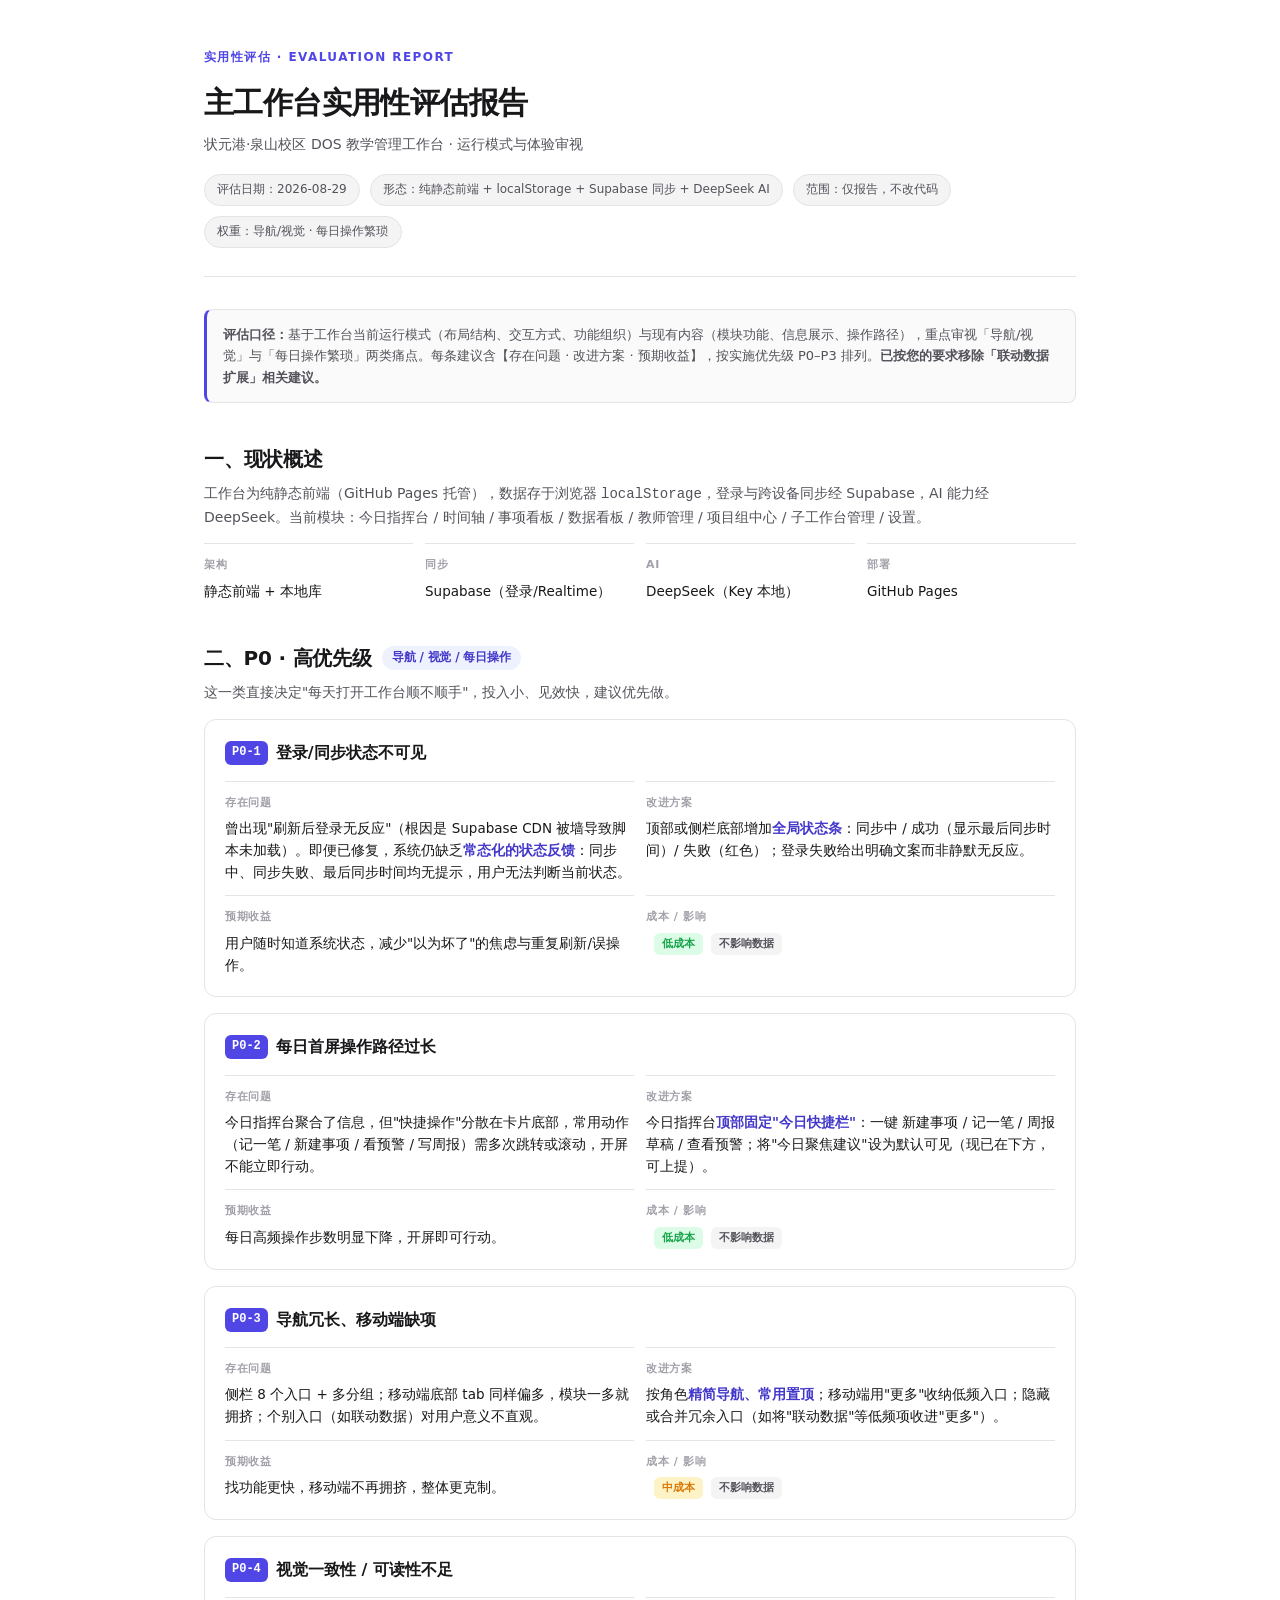
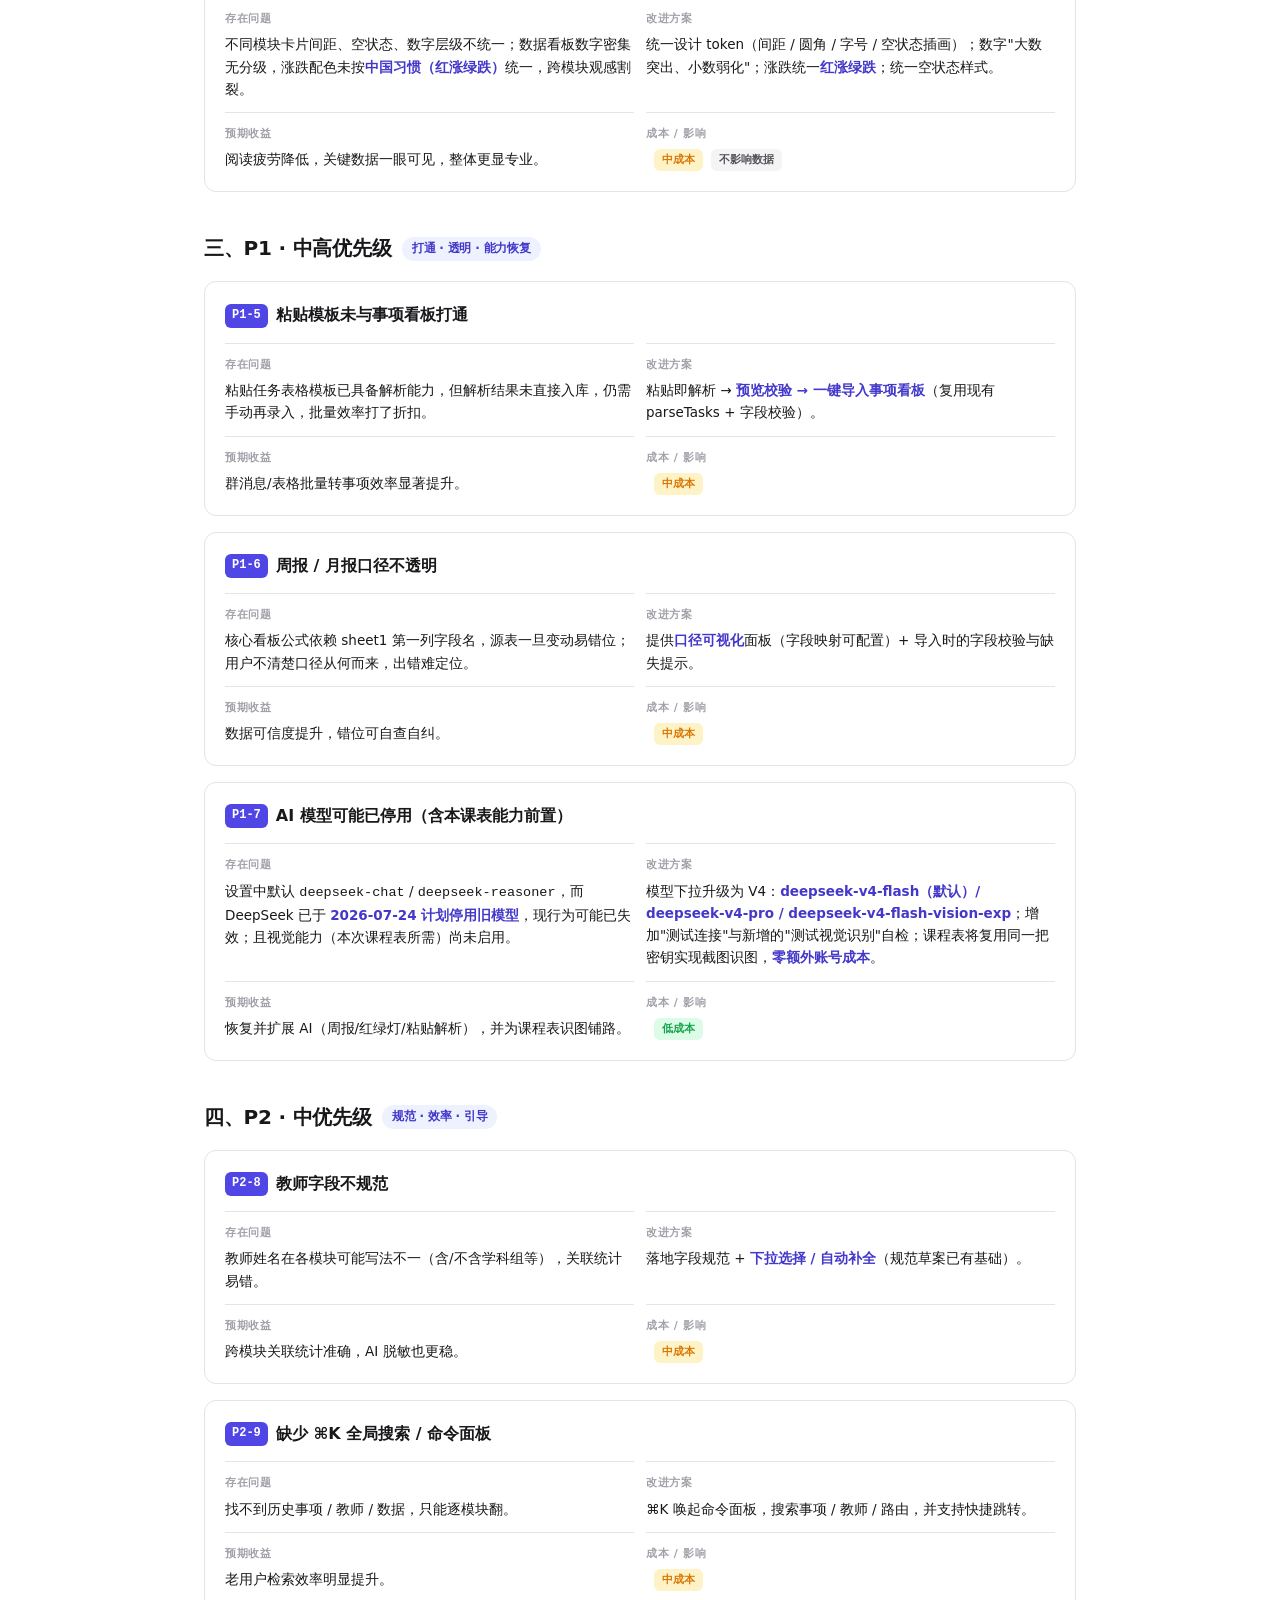
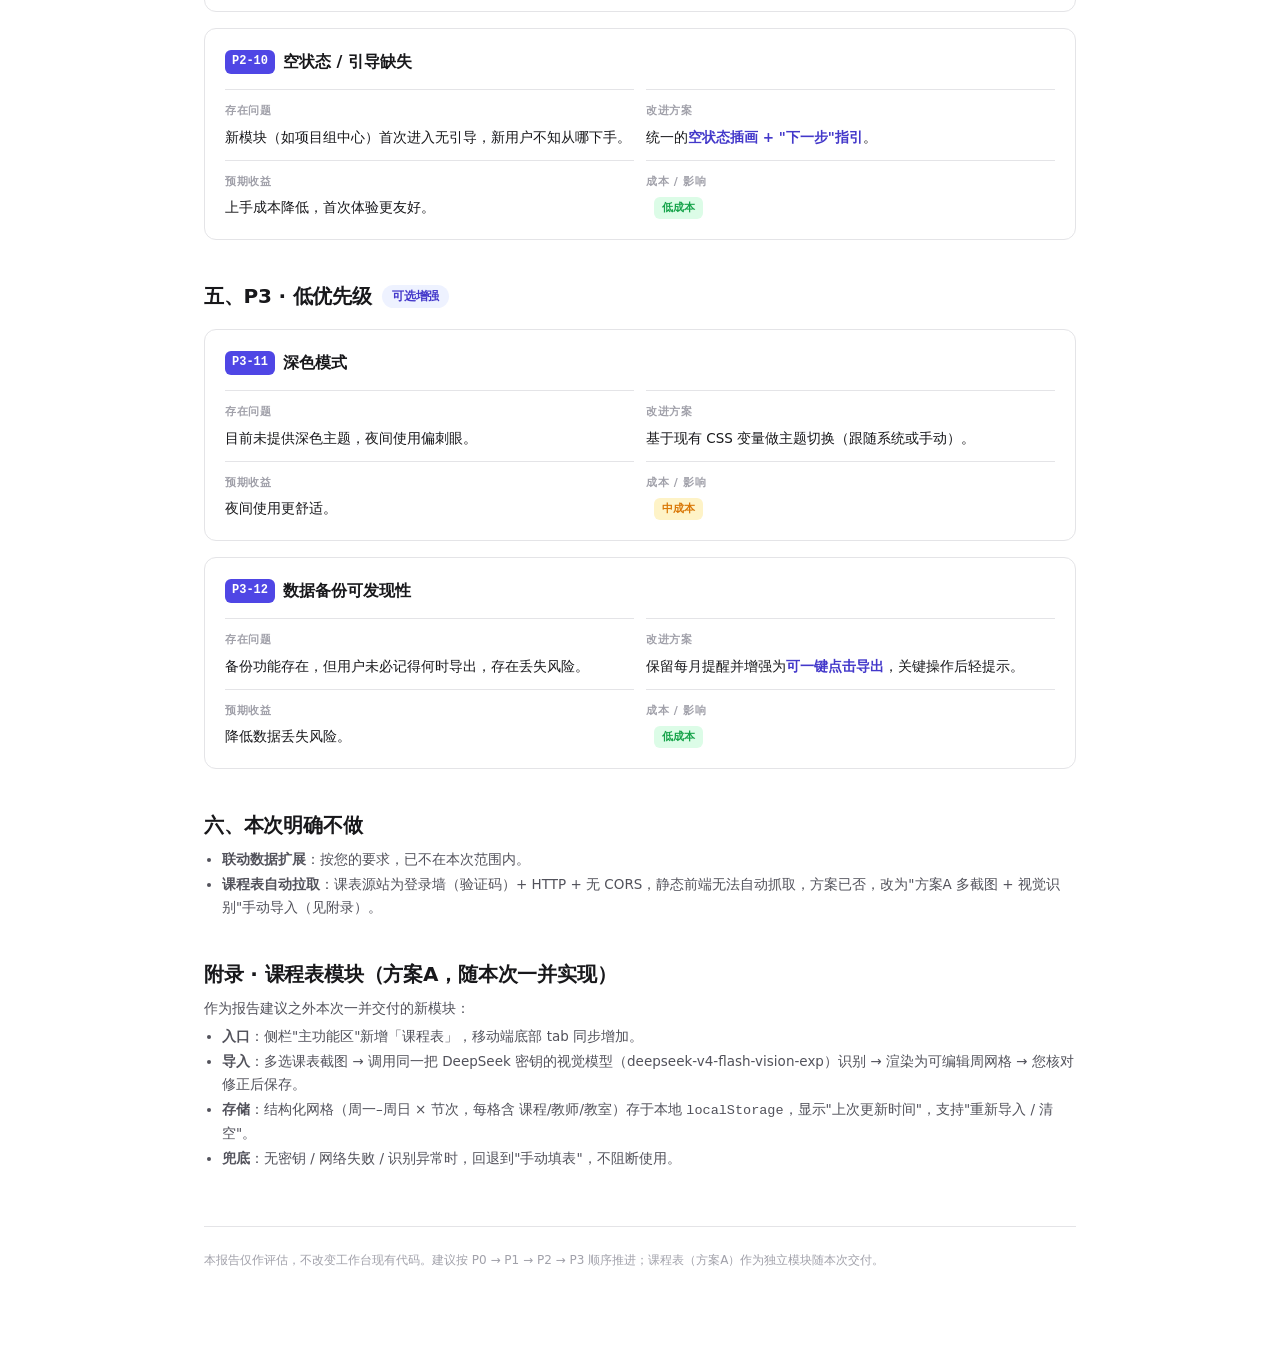
<file: 评估报告.html>
<!DOCTYPE html>
<html lang="zh-CN">
<head>
<meta charset="UTF-8">
<meta name="viewport" content="width=device-width, initial-scale=1.0">
<title>工作台实用性评估报告 · 状元港·泉山</title>
<style>
  :root{
    --bg:#ffffff; --surface:#fafafa; --surface-2:#f4f4f5; --border:#e4e4e7;
    --text:#18181b; --text-2:#52525b; --text-3:#a1a1aa;
    --accent:#4F46E5; --accent-soft:#eef2ff; --accent-text:#4338ca;
    --ok:#16a34a; --warn:#d97706; --bad:#dc2626;
    --radius:12px; --radius-sm:8px;
    --font:'Inter','PingFang SC','Microsoft YaHei',system-ui,sans-serif;
    --mono:'JetBrains Mono',ui-monospace,'SF Mono',Menlo,monospace;
  }
  *{box-sizing:border-box;margin:0;padding:0}
  body{font-family:var(--font);background:var(--bg);color:var(--text);line-height:1.65;-webkit-font-smoothing:antialiased;padding:0 0 80px}
  .wrap{max-width:920px;margin:0 auto;padding:0 24px}
  header.top{padding:48px 0 28px;border-bottom:1px solid var(--border);margin-bottom:32px}
  .kicker{font-size:12px;letter-spacing:.12em;text-transform:uppercase;color:var(--accent);font-weight:600}
  h1{font-size:30px;font-weight:700;margin:10px 0 6px;letter-spacing:-.02em}
  .sub{color:var(--text-2);font-size:14px}
  h2{font-size:20px;font-weight:700;margin:40px 0 6px;letter-spacing:-.01em;display:flex;align-items:center;gap:10px}
  h2 .pill{font-size:12px;font-weight:600;padding:2px 10px;border-radius:999px;background:var(--accent-soft);color:var(--accent-text)}
  .lead{color:var(--text-2);font-size:14px;margin-bottom:8px}
  .meta{display:flex;flex-wrap:wrap;gap:10px;margin-top:18px}
  .chip{font-size:12px;padding:5px 12px;background:var(--surface-2);border:1px solid var(--border);border-radius:999px;color:var(--text-2)}
  .note{background:var(--surface);border:1px solid var(--border);border-left:3px solid var(--accent);border-radius:var(--radius-sm);padding:14px 16px;font-size:13px;color:var(--text-2);margin:16px 0}
  .card{background:var(--bg);border:1px solid var(--border);border-radius:var(--radius);padding:20px;margin:16px 0;transition:box-shadow .2s,transform .2s}
  .card:hover{box-shadow:0 6px 24px rgba(24,24,27,.06);transform:translateY(-2px)}
  .card h3{font-size:16px;font-weight:650;display:flex;align-items:center;gap:8px}
  .card .idx{font-family:var(--mono);font-size:12px;color:#fff;background:var(--accent);border-radius:6px;padding:2px 7px;font-weight:600}
  .grid3{display:grid;grid-template-columns:1fr 1fr;gap:12px;margin-top:14px}
  .blk{border-top:1px solid var(--border);padding-top:12px}
  .blk .lbl{font-size:11px;font-weight:600;letter-spacing:.06em;text-transform:uppercase;color:var(--text-3);margin-bottom:5px}
  .blk .val{font-size:13.5px;color:var(--text)}
  .blk .val b{color:var(--accent-text)}
  .tag{display:inline-block;font-size:11px;font-weight:600;padding:2px 8px;border-radius:6px;margin-left:8px;vertical-align:middle}
  .t-low{background:#dcfce7;color:var(--ok)} .t-mid{background:#fef3c7;color:var(--warn)} .t-high{background:#fee2e2;color:var(--bad)}
  .tag-safe{background:var(--surface-2);color:var(--text-2)}
  .prio-bar{display:flex;gap:6px;margin:6px 0 0}
  .prio-bar span{height:4px;flex:1;border-radius:2px;background:var(--surface-2)}
  .prio-bar span.on{background:var(--accent)}
  ul.clean{margin:6px 0 0;padding-left:18px;font-size:13.5px;color:var(--text-2)}
  ul.clean li{margin:3px 0}
  .section-intro{color:var(--text-2);font-size:13.5px;margin:4px 0 4px}
  footer{margin-top:56px;padding-top:24px;border-top:1px solid var(--border);color:var(--text-3);font-size:12px}
  @media(max-width:640px){.grid3{grid-template-columns:1fr}}
</style>
</head>
<body>
<div class="wrap">

  <header class="top">
    <div class="kicker">实用性评估 · Evaluation Report</div>
    <h1>主工作台实用性评估报告</h1>
    <div class="sub">状元港·泉山校区 DOS 教学管理工作台 · 运行模式与体验审视</div>
    <div class="meta">
      <span class="chip">评估日期：2026-08-29</span>
      <span class="chip">形态：纯静态前端 + localStorage + Supabase 同步 + DeepSeek AI</span>
      <span class="chip">范围：仅报告，不改代码</span>
      <span class="chip">权重：导航/视觉 · 每日操作繁琐</span>
    </div>
  </header>

  <div class="note">
    <b>评估口径：</b>基于工作台当前运行模式（布局结构、交互方式、功能组织）与现有内容（模块功能、信息展示、操作路径），重点审视「导航/视觉」与「每日操作繁琐」两类痛点。每条建议含【存在问题 · 改进方案 · 预期收益】，按实施优先级 P0–P3 排列。<b>已按您的要求移除「联动数据扩展」相关建议。</b>
  </div>

  <!-- ============ 现状概述 ============ -->
  <h2>一、现状概述</h2>
  <p class="lead">工作台为纯静态前端（GitHub Pages 托管），数据存于浏览器 <code>localStorage</code>，登录与跨设备同步经 Supabase，AI 能力经 DeepSeek。当前模块：今日指挥台 / 时间轴 / 事项看板 / 数据看板 / 教师管理 / 项目组中心 / 子工作台管理 / 设置。</p>
  <div class="grid3" style="grid-template-columns:repeat(4,1fr)">
    <div class="blk"><div class="lbl">架构</div><div class="val">静态前端 + 本地库</div></div>
    <div class="blk"><div class="lbl">同步</div><div class="val">Supabase（登录/Realtime）</div></div>
    <div class="blk"><div class="lbl">AI</div><div class="val">DeepSeek（Key 本地）</div></div>
    <div class="blk"><div class="lbl">部署</div><div class="val">GitHub Pages</div></div>
  </div>

  <!-- ============ P0 ============ -->
  <h2>二、P0 · 高优先级 <span class="pill">导航 / 视觉 / 每日操作</span></h2>
  <p class="section-intro">这一类直接决定"每天打开工作台顺不顺手"，投入小、见效快，建议优先做。</p>

  <div class="card">
    <h3><span class="idx">P0-1</span> 登录/同步状态不可见</h3>
    <div class="grid3">
      <div class="blk"><div class="lbl">存在问题</div><div class="val">曾出现"刷新后登录无反应"（根因是 Supabase CDN 被墙导致脚本未加载）。即便已修复，系统仍缺乏<b>常态化的状态反馈</b>：同步中、同步失败、最后同步时间均无提示，用户无法判断当前状态。</div></div>
      <div class="blk"><div class="lbl">改进方案</div><div class="val">顶部或侧栏底部增加<b>全局状态条</b>：同步中 / 成功（显示最后同步时间）/ 失败（红色）；登录失败给出明确文案而非静默无反应。</div></div>
      <div class="blk"><div class="lbl">预期收益</div><div class="val">用户随时知道系统状态，减少"以为坏了"的焦虑与重复刷新/误操作。</div></div>
      <div class="blk"><div class="lbl">成本 / 影响</div><div class="val"><span class="tag t-low">低成本</span><span class="tag tag-safe">不影响数据</span></div></div>
    </div>
  </div>

  <div class="card">
    <h3><span class="idx">P0-2</span> 每日首屏操作路径过长</h3>
    <div class="grid3">
      <div class="blk"><div class="lbl">存在问题</div><div class="val">今日指挥台聚合了信息，但"快捷操作"分散在卡片底部，常用动作（记一笔 / 新建事项 / 看预警 / 写周报）需多次跳转或滚动，开屏不能立即行动。</div></div>
      <div class="blk"><div class="lbl">改进方案</div><div class="val">今日指挥台<b>顶部固定"今日快捷栏"</b>：一键 新建事项 / 记一笔 / 周报草稿 / 查看预警；将"今日聚焦建议"设为默认可见（现已在下方，可上提）。</div></div>
      <div class="blk"><div class="lbl">预期收益</div><div class="val">每日高频操作步数明显下降，开屏即可行动。</div></div>
      <div class="blk"><div class="lbl">成本 / 影响</div><div class="val"><span class="tag t-low">低成本</span><span class="tag tag-safe">不影响数据</span></div></div>
    </div>
  </div>

  <div class="card">
    <h3><span class="idx">P0-3</span> 导航冗长、移动端缺项</h3>
    <div class="grid3">
      <div class="blk"><div class="lbl">存在问题</div><div class="val">侧栏 8 个入口 + 多分组；移动端底部 tab 同样偏多，模块一多就拥挤；个别入口（如联动数据）对用户意义不直观。</div></div>
      <div class="blk"><div class="lbl">改进方案</div><div class="val">按角色<b>精简导航、常用置顶</b>；移动端用"更多"收纳低频入口；隐藏或合并冗余入口（如将"联动数据"等低频项收进"更多"）。</div></div>
      <div class="blk"><div class="lbl">预期收益</div><div class="val">找功能更快，移动端不再拥挤，整体更克制。</div></div>
      <div class="blk"><div class="lbl">成本 / 影响</div><div class="val"><span class="tag t-mid">中成本</span><span class="tag tag-safe">不影响数据</span></div></div>
    </div>
  </div>

  <div class="card">
    <h3><span class="idx">P0-4</span> 视觉一致性 / 可读性不足</h3>
    <div class="grid3">
      <div class="blk"><div class="lbl">存在问题</div><div class="val">不同模块卡片间距、空状态、数字层级不统一；数据看板数字密集无分级，涨跌配色未按<b>中国习惯（红涨绿跌）</b>统一，跨模块观感割裂。</div></div>
      <div class="blk"><div class="lbl">改进方案</div><div class="val">统一设计 token（间距 / 圆角 / 字号 / 空状态插画）；数字"大数突出、小数弱化"；涨跌统一<b>红涨绿跌</b>；统一空状态样式。</div></div>
      <div class="blk"><div class="lbl">预期收益</div><div class="val">阅读疲劳降低，关键数据一眼可见，整体更显专业。</div></div>
      <div class="blk"><div class="lbl">成本 / 影响</div><div class="val"><span class="tag t-mid">中成本</span><span class="tag tag-safe">不影响数据</span></div></div>
    </div>
  </div>

  <!-- ============ P1 ============ -->
  <h2>三、P1 · 中高优先级 <span class="pill">打通 · 透明 · 能力恢复</span></h2>

  <div class="card">
    <h3><span class="idx">P1-5</span> 粘贴模板未与事项看板打通</h3>
    <div class="grid3">
      <div class="blk"><div class="lbl">存在问题</div><div class="val">粘贴任务表格模板已具备解析能力，但解析结果未直接入库，仍需手动再录入，批量效率打了折扣。</div></div>
      <div class="blk"><div class="lbl">改进方案</div><div class="val">粘贴即解析 → <b>预览校验 → 一键导入事项看板</b>（复用现有 parseTasks + 字段校验）。</div></div>
      <div class="blk"><div class="lbl">预期收益</div><div class="val">群消息/表格批量转事项效率显著提升。</div></div>
      <div class="blk"><div class="lbl">成本 / 影响</div><div class="val"><span class="tag t-mid">中成本</span></div></div>
    </div>
  </div>

  <div class="card">
    <h3><span class="idx">P1-6</span> 周报 / 月报口径不透明</h3>
    <div class="grid3">
      <div class="blk"><div class="lbl">存在问题</div><div class="val">核心看板公式依赖 sheet1 第一列字段名，源表一旦变动易错位；用户不清楚口径从何而来，出错难定位。</div></div>
      <div class="blk"><div class="lbl">改进方案</div><div class="val">提供<b>口径可视化</b>面板（字段映射可配置）+ 导入时的字段校验与缺失提示。</div></div>
      <div class="blk"><div class="lbl">预期收益</div><div class="val">数据可信度提升，错位可自查自纠。</div></div>
      <div class="blk"><div class="lbl">成本 / 影响</div><div class="val"><span class="tag t-mid">中成本</span></div></div>
    </div>
  </div>

  <div class="card">
    <h3><span class="idx">P1-7</span> AI 模型可能已停用（含本课表能力前置）</h3>
    <div class="grid3">
      <div class="blk"><div class="lbl">存在问题</div><div class="val">设置中默认 <code>deepseek-chat</code> / <code>deepseek-reasoner</code>，而 DeepSeek 已于 <b>2026-07-24 计划停用旧模型</b>，现行为可能已失效；且视觉能力（本次课程表所需）尚未启用。</div></div>
      <div class="blk"><div class="lbl">改进方案</div><div class="val">模型下拉升级为 V4：<b>deepseek-v4-flash（默认）/ deepseek-v4-pro / deepseek-v4-flash-vision-exp</b>；增加"测试连接"与新增的"测试视觉识别"自检；课程表将复用同一把密钥实现截图识图，<b>零额外账号成本</b>。</div></div>
      <div class="blk"><div class="lbl">预期收益</div><div class="val">恢复并扩展 AI（周报/红绿灯/粘贴解析），并为课程表识图铺路。</div></div>
      <div class="blk"><div class="lbl">成本 / 影响</div><div class="val"><span class="tag t-low">低成本</span></div></div>
    </div>
  </div>

  <!-- ============ P2 ============ -->
  <h2>四、P2 · 中优先级 <span class="pill">规范 · 效率 · 引导</span></h2>

  <div class="card">
    <h3><span class="idx">P2-8</span> 教师字段不规范</h3>
    <div class="grid3">
      <div class="blk"><div class="lbl">存在问题</div><div class="val">教师姓名在各模块可能写法不一（含/不含学科组等），关联统计易错。</div></div>
      <div class="blk"><div class="lbl">改进方案</div><div class="val">落地字段规范 + <b>下拉选择 / 自动补全</b>（规范草案已有基础）。</div></div>
      <div class="blk"><div class="lbl">预期收益</div><div class="val">跨模块关联统计准确，AI 脱敏也更稳。</div></div>
      <div class="blk"><div class="lbl">成本 / 影响</div><div class="val"><span class="tag t-mid">中成本</span></div></div>
    </div>
  </div>

  <div class="card">
    <h3><span class="idx">P2-9</span> 缺少 ⌘K 全局搜索 / 命令面板</h3>
    <div class="grid3">
      <div class="blk"><div class="lbl">存在问题</div><div class="val">找不到历史事项 / 教师 / 数据，只能逐模块翻。</div></div>
      <div class="blk"><div class="lbl">改进方案</div><div class="val">⌘K 唤起命令面板，搜索事项 / 教师 / 路由，并支持快捷跳转。</div></div>
      <div class="blk"><div class="lbl">预期收益</div><div class="val">老用户检索效率明显提升。</div></div>
      <div class="blk"><div class="lbl">成本 / 影响</div><div class="val"><span class="tag t-mid">中成本</span></div></div>
    </div>
  </div>

  <div class="card">
    <h3><span class="idx">P2-10</span> 空状态 / 引导缺失</h3>
    <div class="grid3">
      <div class="blk"><div class="lbl">存在问题</div><div class="val">新模块（如项目组中心）首次进入无引导，新用户不知从哪下手。</div></div>
      <div class="blk"><div class="lbl">改进方案</div><div class="val">统一的<b>空状态插画 + "下一步"指引</b>。</div></div>
      <div class="blk"><div class="lbl">预期收益</div><div class="val">上手成本降低，首次体验更友好。</div></div>
      <div class="blk"><div class="lbl">成本 / 影响</div><div class="val"><span class="tag t-low">低成本</span></div></div>
    </div>
  </div>

  <!-- ============ P3 ============ -->
  <h2>五、P3 · 低优先级 <span class="pill">可选增强</span></h2>

  <div class="card">
    <h3><span class="idx">P3-11</span> 深色模式</h3>
    <div class="grid3">
      <div class="blk"><div class="lbl">存在问题</div><div class="val">目前未提供深色主题，夜间使用偏刺眼。</div></div>
      <div class="blk"><div class="lbl">改进方案</div><div class="val">基于现有 CSS 变量做主题切换（跟随系统或手动）。</div></div>
      <div class="blk"><div class="lbl">预期收益</div><div class="val">夜间使用更舒适。</div></div>
      <div class="blk"><div class="lbl">成本 / 影响</div><div class="val"><span class="tag t-mid">中成本</span></div></div>
    </div>
  </div>

  <div class="card">
    <h3><span class="idx">P3-12</span> 数据备份可发现性</h3>
    <div class="grid3">
      <div class="blk"><div class="lbl">存在问题</div><div class="val">备份功能存在，但用户未必记得何时导出，存在丢失风险。</div></div>
      <div class="blk"><div class="lbl">改进方案</div><div class="val">保留每月提醒并增强为<b>可一键点击导出</b>，关键操作后轻提示。</div></div>
      <div class="blk"><div class="lbl">预期收益</div><div class="val">降低数据丢失风险。</div></div>
      <div class="blk"><div class="lbl">成本 / 影响</div><div class="val"><span class="tag t-low">低成本</span></div></div>
    </div>
  </div>

  <!-- ============ 明确不做 ============ -->
  <h2>六、本次明确不做</h2>
  <ul class="clean">
    <li><b>联动数据扩展</b>：按您的要求，已不在本次范围内。</li>
    <li><b>课程表自动拉取</b>：课表源站为登录墙（验证码）+ HTTP + 无 CORS，静态前端无法自动抓取，方案已否，改为"方案A 多截图 + 视觉识别"手动导入（见附录）。</li>
  </ul>

  <!-- ============ 附录 ============ -->
  <h2>附录 · 课程表模块（方案A，随本次一并实现）</h2>
  <p class="section-intro">作为报告建议之外本次一并交付的新模块：</p>
  <ul class="clean">
    <li><b>入口</b>：侧栏"主功能区"新增「课程表」，移动端底部 tab 同步增加。</li>
    <li><b>导入</b>：多选课表截图 → 调用同一把 DeepSeek 密钥的视觉模型（deepseek-v4-flash-vision-exp）识别 → 渲染为可编辑周网格 → 您核对修正后保存。</li>
    <li><b>存储</b>：结构化网格（周一–周日 × 节次，每格含 课程/教师/教室）存于本地 <code>localStorage</code>，显示"上次更新时间"，支持"重新导入 / 清空"。</li>
    <li><b>兜底</b>：无密钥 / 网络失败 / 识别异常时，回退到"手动填表"，不阻断使用。</li>
  </ul>

  <footer>
    本报告仅作评估，不改变工作台现有代码。建议按 P0 → P1 → P2 → P3 顺序推进；课程表（方案A）作为独立模块随本次交付。
  </footer>

</div>
</body>
</html>
</file>
